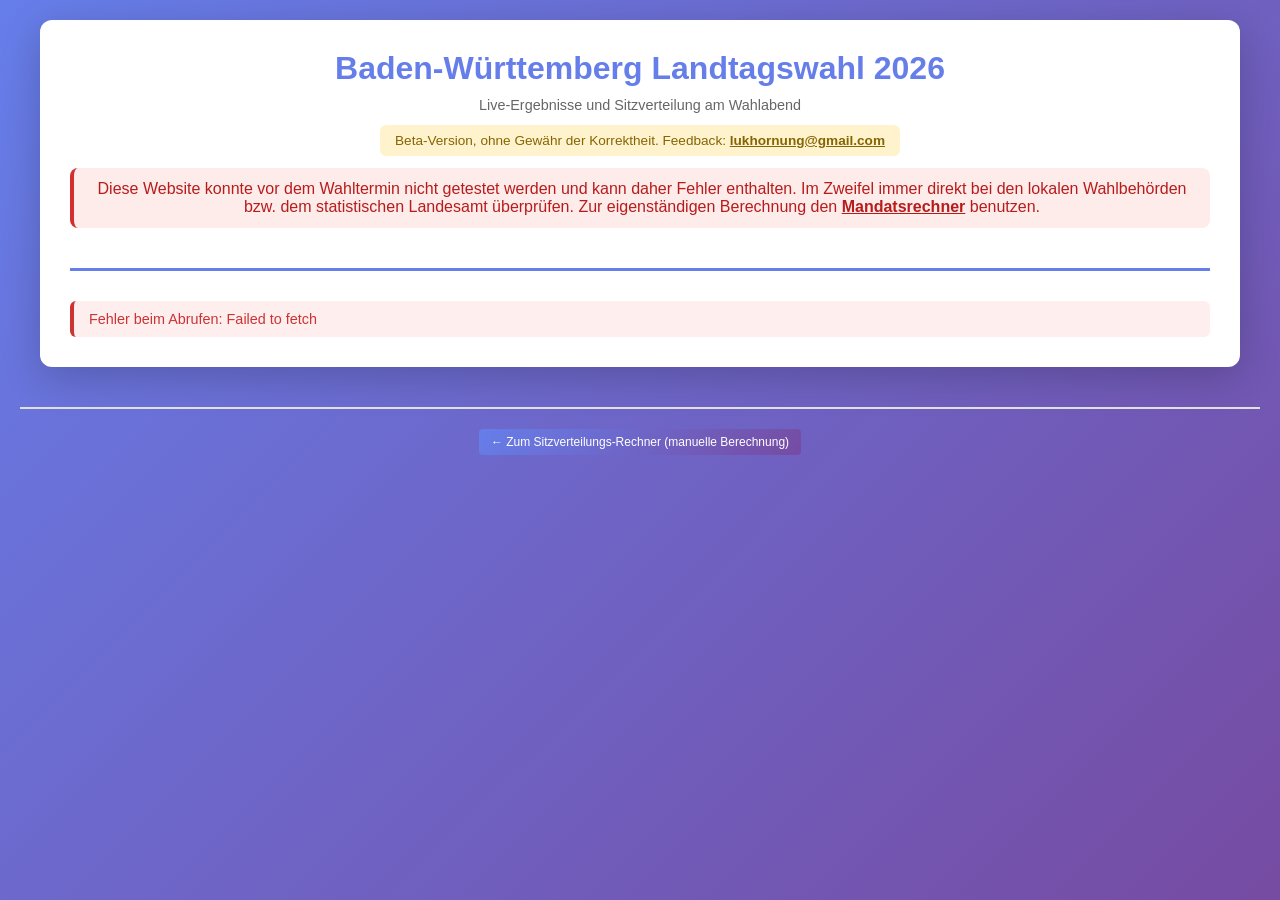
<file: index.html>
<!DOCTYPE html>
<html lang="de">
<head>
    <meta charset="UTF-8">
    <meta name="viewport" content="width=device-width, initial-scale=1.0">
    <title>LTW 2026 – Live-Ergebnisse Baden-Württemberg</title>
    <link rel="stylesheet" href="styles.css">
</head>
<body>
    <div class="container">
        <header>
            <h1>Baden-Württemberg Landtagswahl 2026</h1>
            <p class="subtitle">Live-Ergebnisse und Sitzverteilung am Wahlabend</p>
            <p class="beta-notice">Beta-Version, ohne Gewähr der Korrektheit. Feedback: <a href="mailto:lukhornung@gmail.com">lukhornung@gmail.com</a></p>
            <div class="info-box" style="margin-top:12px; background:#fdecea; border-left:4px solid #d32f2f; padding:12px 16px; color:#b71c1c;">
                Diese Website konnte vor dem Wahltermin nicht getestet werden und kann daher Fehler enthalten.
                Im Zweifel immer direkt bei den lokalen Wahlbehörden bzw. dem statistischen Landesamt überprüfen.
                Zur eigenständigen Berechnung den <a href="rechner.html" style="color:#b71c1c; font-weight:600;">Mandatsrechner</a> benutzen.
            </div>
        </header>

        <!-- Versteckte Felder für die interne Logik -->
        <input type="hidden" id="csv-url" value="https://wahlen.statistik-bw.de/ltw26/ltw26-ergebnisse.csv">
        <input type="hidden" id="auto-refresh" checked>
        <input type="hidden" id="refresh-interval" value="30">
        <span id="refresh-countdown" class="wa-countdown hidden"></span>
        <div id="wa-status" class="wahlabend-status hidden"></div>

        <!-- Auszählungsstand -->
        <div id="wa-auszaehlungsstand" class="wa-stand hidden">
            <div class="wa-stand-inner">
                <div class="wa-stand-text">
                    <span class="wa-stand-label">Ausgezählt:</span>
                    <strong><span id="wa-gemeldet">0</span></strong> von
                    <strong><span id="wa-gesamt">0</span></strong> Wahlbezirken &mdash;
                    <strong><span id="wa-pct">0,0</span>%</strong>
                </div>
                <div class="wa-stand-time">Letzter Abruf: <span id="wa-last-update">–</span></div>
            </div>
            <div class="wa-progress-bar">
                <div class="wa-progress-fill" id="wa-progress-fill" style="width:0%"></div>
            </div>
        </div>

        <!-- Sitzverteilung (kombiniert: aktuell + Hochrechnung) -->
        <div id="wa-sitzverteilung-section" class="wa-section hidden">
            <h2>Sitzverteilung <span id="wa-sv-badge" class="wa-prognose-badge hidden">inkl. Hochrechnung</span></h2>
            <div id="wa-sv-info" class="info-box" style="margin-bottom:16px"></div>
            <div id="wa-sv-summary" class="wa-sv-summary"></div>
            <div class="wa-chart-scroll">
                <div id="wa-sv-chart" class="wa-chart-container"></div>
            </div>
            <div id="wa-sv-legend" class="wa-sv-legend hidden">
                <span class="wa-legend-item"><span class="wa-legend-solid"></span> Aktueller Stand</span>
                <span class="wa-legend-item"><span class="wa-legend-hatched"></span> Hochrechnung Direktmandate sowie Überhang- und Ausgleichsmandate</span>
            </div>
            <div id="wa-sv-direktmandate" class="wa-sv-direktmandate"></div>
        </div>

        <!-- Koalitionsrechner -->
        <div id="wa-koalition-section" class="wa-section hidden">
            <h2>Koalitionsrechner</h2>
            <div class="coalition-selector">
                <p>Parteien für die Koalition auswählen:</p>
                <div id="wa-coalition-checkboxes" class="coalition-checkboxes"></div>
                <button class="btn-primary" onclick="berechneKoalition()" style="margin-top:14px">Koalition berechnen</button>
            </div>
            <div id="wa-coalition-results" class="coalition-results"></div>
        </div>

        <!-- Wahlkreis-Details -->
        <div id="wa-wahlkreis-section" class="wa-section hidden">
            <h2>Alle 70 Wahlkreise</h2>
            <div class="wahlabend-table-container">
                <table class="wahlabend-table">
                    <thead>
                        <tr>
                            <th class="wk-id">WK</th>
                            <th class="wk-name">Wahlkreis</th>
                            <th>Direktmandat</th>
                            <th class="wk-auszahlung">Ausgezählt</th>
                            <th class="wk-stimmen">Stimmführer (vorläufig)</th>
                            <th class="wk-vorsprung">Vorsprung</th>
                            <th class="wk-prognose">Prognose</th>
                            <th class="wk-status">Status</th>
                        </tr>
                    </thead>
                    <tbody id="wa-wahlkreis-tbody"></tbody>
                </table>
            </div>
        </div>
    </div>

    <!-- Wahlkreis-Detail-Modal -->
    <div id="wk-detail-modal" class="modal hidden" onclick="if(event.target===this)closeWkDetail()">
        <div class="modal-content wk-detail-modal-content">
            <div class="modal-header">
                <h3 id="wk-detail-title">Wahlkreis</h3>
                <button class="modal-close" onclick="closeWkDetail()">&times;</button>
            </div>
            <div class="modal-body" id="wk-detail-body"></div>
        </div>
    </div>

    <footer class="page-footer">
        <a href="rechner.html" class="wahlabend-toggle" style="text-decoration:none">← Zum Sitzverteilungs-Rechner (manuelle Berechnung)</a>
    </footer>

    <script src="wahlabend.js"></script>
</body>
</html>
</file>
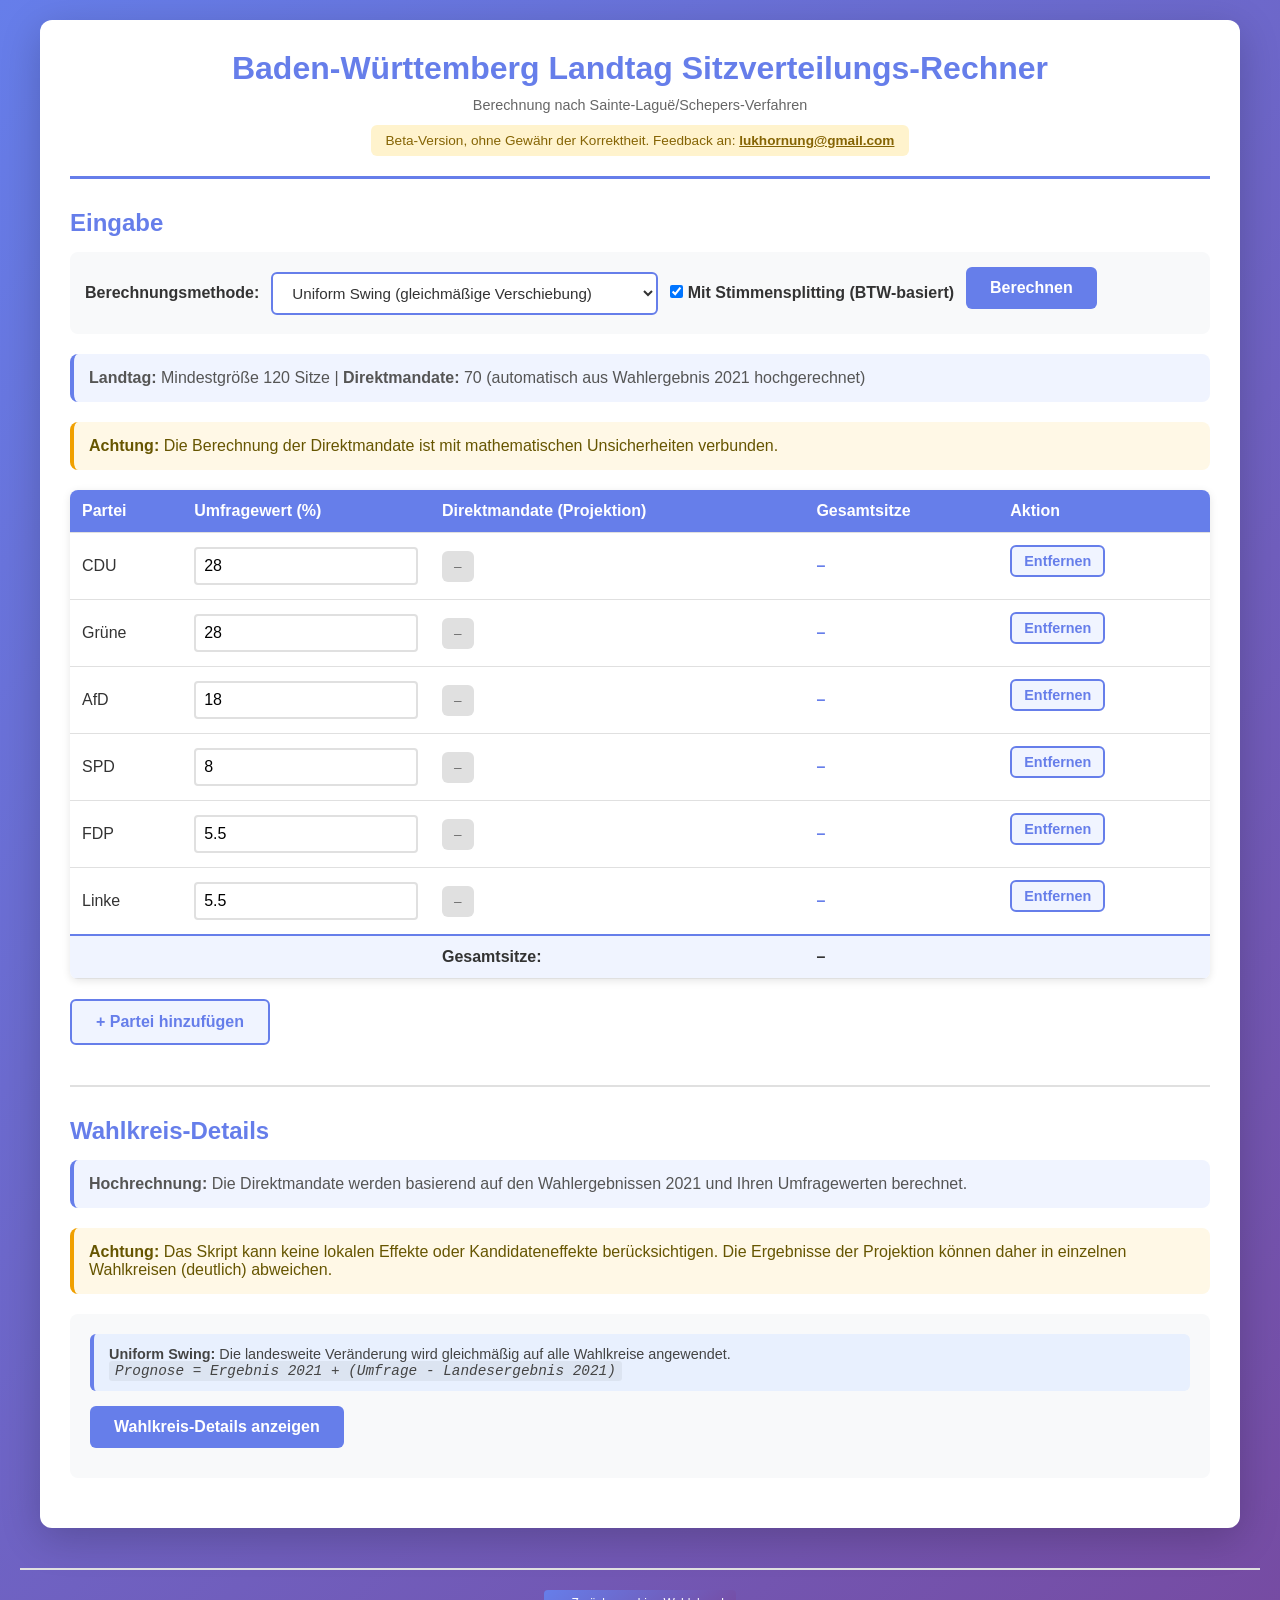
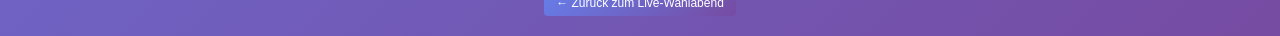
<file: rechner.html>
<!DOCTYPE html>
<html lang="de">
<head>
    <meta charset="UTF-8">
    <meta name="viewport" content="width=device-width, initial-scale=1.0">
    <title>Baden-Württemberg Landtag Sitzverteilungs-Rechner</title>
    <link rel="stylesheet" href="styles.css">
</head>
<body>
    <div class="container">
        <header>
            <h1>Baden-Württemberg Landtag Sitzverteilungs-Rechner</h1>
            <p class="subtitle">Berechnung nach Sainte-Laguë/Schepers-Verfahren</p>
            <p class="beta-notice">Beta-Version, ohne Gewähr der Korrektheit. Feedback an: <a href="mailto:lukhornung@gmail.com">lukhornung@gmail.com</a></p>
        </header>

        <div class="input-section">
            <h2>Eingabe</h2>
            
            <div id="swing-method-container" class="swing-method-container">
                <label for="swing-method">Berechnungsmethode:</label>
                <select id="swing-method">
                    <option value="uniform">Uniform Swing (gleichmäßige Verschiebung)</option>
                    <option value="hybrid">Wahlkreis-Profil (historische Faktoren 2016/2021)</option>
                </select>
                <label class="splitting-toggle">
                    <input type="checkbox" id="use-splitting" checked>
                    Mit Stimmensplitting (BTW-basiert)
                </label>
                <button id="calculate-direktmandate-btn" class="btn-primary" onclick="autoCalculateDirektmandate()">Berechnen</button>
            </div>
            
            <div class="info-box">
                <p><strong>Landtag:</strong> Mindestgröße 120 Sitze | <strong>Direktmandate:</strong> 70 (automatisch aus Wahlergebnis 2021 hochgerechnet)</p>
            </div>
            
            <div class="warning-box">
                <p><strong>Achtung:</strong> Die Berechnung der Direktmandate ist mit mathematischen Unsicherheiten verbunden.</p>
            </div>

            <table id="party-table" class="input-table">
                <thead>
                    <tr>
                        <th>Partei</th>
                        <th>Umfragewert (%)</th>
                        <th>Direktmandate (Projektion)</th>
                        <th>Gesamtsitze</th>
                        <th>Aktion</th>
                    </tr>
                </thead>
                <tbody id="party-tbody">
                    <!-- Parties will be added here -->
                </tbody>
                <tfoot>
                    <tr class="party-table-footer">
                        <td colspan="2"></td>
                        <td><strong>Gesamtsitze:</strong></td>
                        <td id="party-table-total-seats">–</td>
                        <td></td>
                    </tr>
                </tfoot>
            </table>
            
            <button id="add-party-btn" class="btn-secondary">+ Partei hinzufügen</button>
            
            <div id="validation-message" class="validation-message"></div>
        </div>

        <div id="results-section" class="results-section hidden">
            <h2>Ergebnis</h2>
            
            <div class="summary-box">
                <div class="summary-item">
                    <span class="summary-label">Gesamtsitze:</span>
                    <span id="total-seats" class="summary-value">0</span>
                </div>
                <div class="summary-item">
                    <span class="summary-label">Überhangmandate:</span>
                    <span id="overhang-seats" class="summary-value">0</span>
                </div>
                <div class="summary-item">
                    <span class="summary-label">Ausgleichsmandate:</span>
                    <span id="compensation-seats" class="summary-value">0</span>
                </div>
            </div>

            <table id="results-table" class="results-table">
                <thead>
                    <tr>
                        <th>Partei</th>
                        <th>Zweitstimmen (%)</th>
                        <th>Direktmandate</th>
                        <th>Gesamtsitze</th>
                        <th>davon Überhang</th>
                        <th>davon Ausgleich</th>
                    </tr>
                </thead>
                <tbody id="results-tbody">
                    <!-- Results will be added here -->
                </tbody>
            </table>

            <div class="coalition-container">
                <h3>Koalitionsrechner</h3>
                <div class="coalition-selector">
                    <p>Wählen Sie die Parteien für Ihre Koalition:</p>
                    <div id="coalition-checkboxes" class="coalition-checkboxes">
                        <!-- Checkboxes will be added here -->
                    </div>
                    <button id="calculate-coalition-btn" class="btn-primary">Koalition berechnen</button>
                </div>
                <div id="coalition-results" class="coalition-results">
                    <!-- Coalition results will be shown here -->
                </div>
            </div>
        </div>

        <div class="prognose-section">
            <h2>Wahlkreis-Details</h2>
            <div class="info-box">
                <p><strong>Hochrechnung:</strong> Die Direktmandate werden basierend auf den Wahlergebnissen 2021 und Ihren Umfragewerten berechnet.</p>
            </div>
            <div class="warning-box">
                <p><strong>Achtung:</strong> Das Skript kann keine lokalen Effekte oder Kandidateneffekte berücksichtigen. Die Ergebnisse der Projektion können daher in einzelnen Wahlkreisen (deutlich) abweichen.</p>
            </div>
            
            <div class="prognose-controls">
                <div class="method-description" id="method-description">
                    <p><strong>Uniform Swing:</strong> Die landesweite Veränderung wird gleichmäßig auf alle Wahlkreise angewendet.<br>
                    <em>Prognose = Ergebnis 2021 + (Umfrage - Landesergebnis 2021)</em></p>
                </div>
                <button id="calculate-prognose-btn" class="btn-primary">Wahlkreis-Details anzeigen</button>
            </div>

            <div id="prognose-summary" class="prognose-summary hidden">
                <h3>Direktmandate-Verteilung</h3>
                <div id="prognose-mandate-overview" class="mandate-overview">
                    <!-- Übersicht wird hier eingefügt -->
                </div>
                <div class="prognose-changes">
                    <span id="prognose-changes-text"></span>
                </div>
            </div>

            <div id="wahlkreis-details" class="wahlkreis-details hidden">
                <div class="wahlkreis-header">
                    <h3>Alle 70 Wahlkreise</h3>
                    <button id="toggle-wahlkreise-btn" class="btn-secondary">Details anzeigen ▼</button>
                </div>
                <div id="wahlkreis-list" class="wahlkreis-list hidden">
                    <!-- Wahlkreis-Liste wird hier eingefügt -->
                </div>
            </div>
        </div>

        <!-- Wahlabend Section -->
        <div class="wahlabend-section hidden" id="wahlabend-section">
            <div class="wahlabend-login" id="wahlabend-login">
                <h2>Wahlabend</h2>
                <p class="wahlabend-description">Zugang zu Live-Wahlergebnissen aus allen Wahlkreisen</p>
                <div class="wahlabend-password-box">
                    <input type="password" id="wahlabend-password" placeholder="Passwort eingeben" autocomplete="off">
                    <button class="btn-primary" onclick="checkWahlabendPassword()">Zugang</button>
                </div>
                <div id="wahlabend-password-error" class="wahlabend-error hidden"></div>
            </div>
            
            <div class="wahlabend-content hidden" id="wahlabend-content">
                <h2>Live-Wahlergebnisse</h2>
                
                <div class="wahlabend-settings">
                    <div class="setting-item">
                        <label>
                            <input type="checkbox" id="use-dummy-data" checked onchange="toggleDummyData()">
                            Dummy-Daten verwenden (für Tests)
                        </label>
                    </div>
                    <div class="setting-item">
                        <button class="btn-primary" onclick="fetchWahlergebnisse()" id="fetch-results-btn">Daten abrufen</button>
                        <button class="btn-secondary" onclick="toggleWahlabendSection()">Schließen</button>
                    </div>
                    <div id="wahlabend-status" class="wahlabend-status"></div>
                </div>

                <div id="wahlabend-results" class="wahlabend-results hidden">
                    <div class="wahlabend-summary">
                        <h3>Direktmandate-Übersicht</h3>
                        <div id="wahlabend-mandate-overview" class="mandate-overview">
                            <!-- Wird dynamisch gefüllt -->
                        </div>
                    </div>

                    <div class="wahlabend-details">
                        <h3>Alle 70 Wahlkreise</h3>
                        <div class="wahlabend-table-container">
                            <table id="wahlabend-table" class="wahlabend-table">
                                <thead>
                                    <tr>
                                        <th>WK</th>
                                        <th>Name</th>
                                        <th>Gewinner</th>
                                        <th>Auszählung</th>
                                        <th>Erststimmen</th>
                                        <th>Vorsprung</th>
                                        <th>Wahrscheinlichkeit</th>
                                        <th>Schnellmeldungen</th>
                                        <th>Status</th>
                                    </tr>
                                </thead>
                                <tbody id="wahlabend-tbody">
                                    <!-- Wird dynamisch gefüllt -->
                                </tbody>
                            </table>
                        </div>
                    </div>
                </div>
            </div>
        </div>
    </div>

    <!-- Wahlkreis Detail Modal -->
    <div id="wahlkreis-modal" class="modal hidden">
        <div class="modal-content">
            <div class="modal-header">
                <h3 id="modal-wahlkreis-name">Wahlkreis</h3>
                <button class="modal-close" onclick="closeWahlkreisModal()">&times;</button>
            </div>
            <div class="modal-body">
                <div class="comparison-container">
                    <div class="comparison-column">
                        <h4>Ergebnis 2021</h4>
                        <div id="modal-ergebnis-2021" class="ergebnis-bars">
                            <!-- 2021 Ergebnisse -->
                        </div>
                        <div class="gewinner-info">
                            <strong>Gewinner:</strong> <span id="modal-gewinner-2021"></span>
                        </div>
                    </div>
                    <div class="comparison-column">
                        <h4>Prognose 2026</h4>
                        <div class="modal-stimmen-toggle">
                            <button type="button" class="toggle-btn active" data-mode="erst" id="modal-toggle-erst">Erststimme</button>
                            <button type="button" class="toggle-btn" data-mode="zweit" id="modal-toggle-zweit">Zweitstimme</button>
                        </div>
                        <div id="modal-ergebnis-2026" class="ergebnis-bars">
                            <!-- 2026 Prognose -->
                        </div>
                        <div class="gewinner-info">
                            <strong>Gewinner:</strong> <span id="modal-gewinner-2026"></span>
                        </div>
                    </div>
                </div>
            </div>
        </div>
    </div>

    <!-- Footer with Wahlabend Button -->
    <footer class="page-footer">
        <a href="index.html" class="wahlabend-toggle" style="text-decoration:none">← Zurück zum Live-Wahlabend</a>
    </footer>

    <script src="script.js"></script>
</body>
</html>
</file>
<file: styles.css>
* {
    margin: 0;
    padding: 0;
    box-sizing: border-box;
}

body {
    font-family: -apple-system, BlinkMacSystemFont, 'Segoe UI', Roboto, 'Helvetica Neue', Arial, sans-serif;
    background: linear-gradient(135deg, #667eea 0%, #764ba2 100%);
    min-height: 100vh;
    padding: 20px;
    color: #333;
}

.container {
    max-width: 1200px;
    margin: 0 auto;
    background: white;
    border-radius: 12px;
    box-shadow: 0 10px 40px rgba(0, 0, 0, 0.2);
    padding: 30px;
}

header {
    text-align: center;
    margin-bottom: 30px;
    padding-bottom: 20px;
    border-bottom: 3px solid #667eea;
}

header h1 {
    color: #667eea;
    font-size: 2em;
    margin-bottom: 10px;
}

.subtitle {
    color: #666;
    font-size: 0.9em;
}

.beta-notice {
    margin-top: 12px;
    padding: 8px 15px;
    background: #fff3cd;
    color: #856404;
    border-radius: 6px;
    font-size: 0.85em;
    display: inline-block;
}

.beta-notice a {
    color: #856404;
    font-weight: 600;
}

.input-section {
    margin-bottom: 30px;
}

/* Mode Selector Styles */

.swing-method-container {
    display: flex;
    align-items: center;
    gap: 12px;
    margin-bottom: 20px;
    padding: 15px;
    background: #f8f9fa;
    border-radius: 8px;
    flex-wrap: wrap;
}

.swing-method-container label {
    font-weight: 600;
    color: #333;
}

.swing-method-container select {
    padding: 10px 15px;
    border: 2px solid #667eea;
    border-radius: 6px;
    font-size: 0.95em;
    background: white;
    color: #333;
    cursor: pointer;
    min-width: 280px;
}

.swing-method-container select:focus {
    outline: none;
    border-color: #764ba2;
}

.info-box {
    background: #f0f4ff;
    padding: 15px;
    border-radius: 8px;
    margin-bottom: 20px;
    border-left: 4px solid #667eea;
}

.info-box p {
    margin: 0;
    color: #555;
}

.warning-box {
    background: #fff8e6;
    padding: 15px;
    border-radius: 8px;
    margin-bottom: 20px;
    border-left: 4px solid #f0a000;
}

.warning-box p {
    margin: 0;
    color: #665500;
}

h2 {
    color: #667eea;
    margin-bottom: 15px;
    font-size: 1.5em;
}

h3 {
    color: #667eea;
    margin-bottom: 15px;
    font-size: 1.2em;
}

.input-table {
    width: 100%;
    border-collapse: collapse;
    margin-bottom: 20px;
    background: white;
    box-shadow: 0 2px 8px rgba(0, 0, 0, 0.1);
    border-radius: 8px;
    overflow: hidden;
}

.input-table thead {
    background: #667eea;
    color: white;
}

.input-table th,
.input-table td {
    padding: 12px;
    text-align: left;
    border-bottom: 1px solid #e0e0e0;
}

.input-table th {
    font-weight: 600;
}

.input-table tbody tr:hover {
    background: #f8f9ff;
}

.input-table tr.party-table-footer td {
    background: #f0f4ff;
    font-weight: 600;
    border-top: 2px solid #667eea;
    padding: 12px;
}

.input-table .party-seats-cell {
    font-weight: 600;
    color: #667eea;
}

.input-table input {
    width: 100%;
    padding: 8px;
    border: 2px solid #e0e0e0;
    border-radius: 4px;
    font-size: 1em;
    transition: border-color 0.3s;
}

.input-table input:focus {
    outline: none;
    border-color: #667eea;
}

.btn-primary,
.btn-secondary {
    padding: 12px 24px;
    border: none;
    border-radius: 6px;
    font-size: 1em;
    font-weight: 600;
    cursor: pointer;
    transition: all 0.3s;
    margin-right: 10px;
    margin-bottom: 10px;
}

.btn-primary {
    background: #667eea;
    color: white;
}

.btn-primary:hover {
    background: #5568d3;
    transform: translateY(-2px);
    box-shadow: 0 4px 12px rgba(102, 126, 234, 0.4);
}

.btn-secondary {
    background: #f0f4ff;
    color: #667eea;
    border: 2px solid #667eea;
}

.btn-secondary:hover {
    background: #e0e8ff;
}

.validation-message {
    margin-top: 15px;
    padding: 12px;
    border-radius: 6px;
    display: none;
}

.validation-message.error {
    display: block;
    background: #fee;
    color: #c33;
    border-left: 4px solid #c33;
}

.validation-message.success {
    display: block;
    background: #efe;
    color: #3c3;
    border-left: 4px solid #3c3;
}

.results-section {
    margin-top: 30px;
    padding-top: 30px;
    border-top: 2px solid #e0e0e0;
}

.results-section.hidden {
    display: none;
}

.summary-box {
    display: flex;
    gap: 20px;
    margin-bottom: 25px;
    flex-wrap: wrap;
}

.summary-item {
    flex: 1;
    min-width: 200px;
    background: linear-gradient(135deg, #667eea 0%, #764ba2 100%);
    color: white;
    padding: 20px;
    border-radius: 8px;
    text-align: center;
    box-shadow: 0 4px 12px rgba(102, 126, 234, 0.3);
}

.summary-label {
    display: block;
    font-size: 0.9em;
    opacity: 0.9;
    margin-bottom: 8px;
}

.summary-value {
    display: block;
    font-size: 2em;
    font-weight: bold;
}

.results-table {
    width: 100%;
    border-collapse: collapse;
    margin-bottom: 30px;
    background: white;
    box-shadow: 0 2px 8px rgba(0, 0, 0, 0.1);
    border-radius: 8px;
    overflow: hidden;
}

.results-table thead {
    background: #667eea;
    color: white;
}

.results-table th,
.results-table td {
    padding: 12px;
    text-align: left;
    border-bottom: 1px solid #e0e0e0;
}

.results-table th {
    font-weight: 600;
}

.results-table tbody tr:hover {
    background: #f8f9ff;
}

.results-table .party-name {
    font-weight: 600;
}

.visualization-container {
    margin-top: 30px;
}

.parliament-visualization {
    background: #f8f9fa;
    border-radius: 12px;
    padding: 30px;
    min-height: 500px;
    display: flex;
    flex-direction: column;
    align-items: center;
    justify-content: flex-start;
    position: relative;
}

#parliament-canvas {
    max-width: 100%;
    width: 100%;
    height: auto;
    display: block;
    border-radius: 8px;
}

.parliament-legend {
    margin-top: 20px;
    display: flex;
    flex-wrap: wrap;
    gap: 15px;
    justify-content: center;
    width: 100%;
}

.legend-item {
    display: flex;
    align-items: center;
    gap: 8px;
    padding: 8px 12px;
    background: white;
    border-radius: 6px;
    box-shadow: 0 2px 4px rgba(0, 0, 0, 0.1);
}

.legend-color {
    width: 20px;
    height: 20px;
    border-radius: 4px;
    display: inline-block;
}

.legend-text {
    font-size: 0.9em;
    font-weight: 500;
}

.coalition-container {
    margin-top: 30px;
    padding-top: 30px;
    border-top: 2px solid #e0e0e0;
}

.coalition-selector {
    background: #f8f9fa;
    padding: 20px;
    border-radius: 8px;
    margin-bottom: 20px;
}

.coalition-selector p {
    margin-bottom: 15px;
    font-weight: 600;
    color: #333;
}

.coalition-checkboxes {
    display: flex;
    flex-wrap: wrap;
    gap: 15px;
    margin-bottom: 20px;
}

.coalition-checkbox-wrapper {
    display: flex;
    align-items: center;
}

.coalition-checkbox {
    margin-right: 8px;
    width: 18px;
    height: 18px;
    cursor: pointer;
}

.coalition-label {
    display: flex;
    align-items: center;
    gap: 8px;
    cursor: pointer;
    font-size: 0.95em;
    user-select: none;
}

.coalition-results {
    margin-top: 15px;
}

.coalition-message {
    padding: 15px;
    background: #fff3cd;
    border-left: 4px solid #ffc107;
    border-radius: 4px;
    color: #856404;
}

.coalition-card {
    background: white;
    border-radius: 8px;
    padding: 15px;
    box-shadow: 0 2px 8px rgba(0, 0, 0, 0.1);
    border-left: 4px solid #667eea;
    transition: transform 0.2s, box-shadow 0.2s;
}

.coalition-card:hover {
    transform: translateY(-2px);
    box-shadow: 0 4px 12px rgba(0, 0, 0, 0.15);
}

.coalition-card.majority {
    border-left-color: #28a745;
    background: linear-gradient(to right, #f0fff4 0%, white 10%);
}

.coalition-card.minority {
    border-left-color: #dc3545;
    background: linear-gradient(to right, #fff5f5 0%, white 10%);
}

.coalition-title {
    font-weight: 600;
    font-size: 1.1em;
    margin-bottom: 8px;
    color: #333;
}

.coalition-parties {
    font-size: 0.9em;
    color: #666;
    margin-bottom: 8px;
}

.coalition-seats {
    font-size: 1.2em;
    font-weight: bold;
    color: #667eea;
}

.coalition-card.majority .coalition-seats {
    color: #28a745;
}

.coalition-card.minority .coalition-seats {
    color: #dc3545;
}

.coalition-status {
    font-size: 0.85em;
    margin-top: 5px;
    font-weight: 600;
}

.coalition-card.majority .coalition-status {
    color: #28a745;
}

.coalition-card.minority .coalition-status {
    color: #dc3545;
}

.coalition-details {
    font-size: 0.85em;
    color: #666;
    margin: 8px 0;
    line-height: 1.6;
}

/* Party colors */
.party-cdu { background: #000000; }
.party-gruene { background: #64a12d; }
.party-spd { background: #e3000f; }
.party-afd { background: #009ee0; }
.party-fdp { background: #ffed00; color: #333; }
.party-linke { background: #be3075; }
.party-other { background: #888888; }

@media (max-width: 768px) {
    .container {
        padding: 15px;
    }
    
    header h1 {
        font-size: 1.5em;
    }
    
    .input-table,
    .results-table {
        font-size: 0.9em;
    }
    
    .input-table th,
    .input-table td,
    .results-table th,
    .results-table td {
        padding: 8px;
    }
    
    .summary-box {
        flex-direction: column;
    }
    
    .seat {
        width: 30px;
        height: 30px;
        font-size: 0.75em;
    }
}

.hidden {
    display: none !important;
}

/* Direktmandate Cell Styles */
.direktmandate-cell {
    text-align: center;
}

.direktmandate-value {
    display: inline-block;
    background: #667eea;
    color: white;
    padding: 8px 16px;
    border-radius: 6px;
    font-weight: bold;
    font-size: 1.1em;
    min-width: 40px;
}

.direktmandate-placeholder {
    display: inline-block;
    background: #e0e0e0;
    color: #666;
    padding: 8px 12px;
    border-radius: 6px;
    font-size: 0.85em;
    font-style: italic;
}

/* Prognose Section Styles */
.prognose-section {
    margin-top: 30px;
    padding-top: 30px;
    border-top: 2px solid #e0e0e0;
}

.prognose-controls {
    background: #f8f9fa;
    padding: 20px;
    border-radius: 8px;
    margin-bottom: 20px;
}

.swing-selector {
    display: flex;
    align-items: center;
    gap: 12px;
    margin-bottom: 15px;
    flex-wrap: wrap;
}

.swing-selector label {
    font-weight: 600;
    color: #333;
}

.swing-selector select {
    padding: 10px 15px;
    border: 2px solid #e0e0e0;
    border-radius: 6px;
    font-size: 1em;
    background: white;
    cursor: pointer;
    min-width: 300px;
}

.swing-selector select:focus {
    outline: none;
    border-color: #667eea;
}

.method-info {
    cursor: help;
    color: #667eea;
    font-size: 1.2em;
}

.method-description {
    background: #e8f0fe;
    padding: 12px 15px;
    border-radius: 6px;
    margin-bottom: 15px;
    border-left: 4px solid #667eea;
    font-size: 0.9em;
}

.method-description p {
    margin: 0;
    color: #444;
}

.method-description em {
    font-family: 'Courier New', monospace;
    background: rgba(0,0,0,0.05);
    padding: 2px 6px;
    border-radius: 3px;
}

.prognose-summary {
    background: white;
    border: 2px solid #667eea;
    border-radius: 8px;
    padding: 20px;
    margin-bottom: 20px;
}

.prognose-summary h3 {
    margin-top: 0;
    color: #667eea;
}

.mandate-overview {
    display: flex;
    flex-wrap: wrap;
    gap: 15px;
    margin-bottom: 15px;
}

.mandate-card {
    background: #f8f9fa;
    border-radius: 8px;
    padding: 15px 20px;
    min-width: 120px;
    text-align: center;
    border-left: 4px solid #888;
    transition: transform 0.2s;
}

.mandate-card:hover {
    transform: translateY(-2px);
}

.mandate-card.party-cdu { border-left-color: #000000; }
.mandate-card.party-gruene { border-left-color: #64a12d; }
.mandate-card.party-spd { border-left-color: #e3000f; }
.mandate-card.party-afd { border-left-color: #009ee0; }
.mandate-card.party-fdp { border-left-color: #ffed00; }
.mandate-card.party-linke { border-left-color: #be3075; }

.mandate-card .party-name {
    font-weight: 600;
    margin-bottom: 5px;
    color: #333;
}

.mandate-card .mandate-count {
    font-size: 2em;
    font-weight: bold;
    color: #667eea;
}

.mandate-card .mandate-change {
    font-size: 0.85em;
    margin-top: 5px;
}

.mandate-card .mandate-change.positive {
    color: #28a745;
}

.mandate-card .mandate-change.negative {
    color: #dc3545;
}

.mandate-card .mandate-change.neutral {
    color: #666;
}

.prognose-changes {
    background: #fff3cd;
    padding: 10px 15px;
    border-radius: 6px;
    font-size: 0.9em;
    color: #856404;
}

.wahlkreis-details {
    background: #f8f9fa;
    border-radius: 8px;
    padding: 15px 20px;
}

.wahlkreis-header {
    display: flex;
    justify-content: space-between;
    align-items: center;
    margin-bottom: 10px;
}

.wahlkreis-header h3 {
    margin: 0;
}

.wahlkreis-list {
    max-height: 500px;
    overflow-y: auto;
    border: 1px solid #e0e0e0;
    border-radius: 6px;
    background: white;
}

.wahlkreis-item {
    display: flex;
    justify-content: space-between;
    align-items: center;
    padding: 12px 15px;
    border-bottom: 1px solid #f0f0f0;
    transition: background 0.2s;
}

.wahlkreis-item:last-child {
    border-bottom: none;
}

.wahlkreis-item:hover {
    background: #f8f9ff;
}

.wahlkreis-item.changed {
    background: #fff8e6;
}

.wahlkreis-item.changed:hover {
    background: #fff3cd;
}

.wahlkreis-info {
    flex: 1;
}

.wahlkreis-name {
    font-weight: 600;
    color: #333;
}

.wahlkreis-id {
    font-size: 0.85em;
    color: #666;
    margin-left: 8px;
}

.wahlkreis-result {
    display: flex;
    align-items: center;
    gap: 15px;
}

.wahlkreis-winner {
    padding: 4px 12px;
    border-radius: 4px;
    font-weight: 600;
    font-size: 0.9em;
    color: white;
}

.wahlkreis-winner.party-cdu { background: #000000; }
.wahlkreis-winner.party-gruene { background: #64a12d; }
.wahlkreis-winner.party-spd { background: #e3000f; }
.wahlkreis-winner.party-afd { background: #009ee0; }
.wahlkreis-winner.party-fdp { background: #ffed00; color: #333; }
.wahlkreis-winner.party-linke { background: #be3075; }

.wahlkreis-margin {
    font-size: 0.85em;
    color: #666;
    min-width: 80px;
    text-align: right;
}

.wahlkreis-change {
    font-size: 0.8em;
    padding: 2px 8px;
    border-radius: 3px;
    background: #dc3545;
    color: white;
}

/* Wahlkreis Modal Styles */
.modal {
    position: fixed;
    top: 0;
    left: 0;
    width: 100%;
    height: 100%;
    background: rgba(0, 0, 0, 0.6);
    display: flex;
    align-items: center;
    justify-content: center;
    z-index: 1000;
}

.modal.hidden {
    display: none;
}

.modal-content {
    background: white;
    border-radius: 12px;
    max-width: 700px;
    width: 90%;
    max-height: 90vh;
    overflow-y: auto;
    box-shadow: 0 20px 60px rgba(0, 0, 0, 0.3);
}

.modal-header {
    display: flex;
    justify-content: space-between;
    align-items: center;
    padding: 20px 25px;
    border-bottom: 2px solid #667eea;
    background: linear-gradient(135deg, #667eea 0%, #764ba2 100%);
    color: white;
    border-radius: 12px 12px 0 0;
}

.modal-header h3 {
    margin: 0;
    font-size: 1.3em;
    color: white;
}

.modal-close {
    background: none;
    border: none;
    font-size: 2em;
    color: white;
    cursor: pointer;
    line-height: 1;
    padding: 0;
    opacity: 0.8;
    transition: opacity 0.2s;
}

.modal-close:hover {
    opacity: 1;
}

.modal-body {
    padding: 25px;
}

.comparison-container {
    display: grid;
    grid-template-columns: 1fr 1fr;
    gap: 25px;
}

.comparison-column {
    background: #f8f9fa;
    border-radius: 8px;
    padding: 20px;
}

.modal-stimmen-toggle {
    display: flex;
    gap: 8px;
    margin-bottom: 12px;
}
.modal-stimmen-toggle .toggle-btn {
    padding: 6px 12px;
    border: 2px solid #667eea;
    background: #fff;
    color: #667eea;
    border-radius: 6px;
    cursor: pointer;
    font-size: 0.9em;
}
.modal-stimmen-toggle .toggle-btn:hover {
    background: #f0f4ff;
}
.modal-stimmen-toggle .toggle-btn.active {
    background: #667eea;
    color: #fff;
}

.comparison-column h4 {
    margin: 0 0 15px 0;
    color: #667eea;
    font-size: 1.1em;
    text-align: center;
    padding-bottom: 10px;
    border-bottom: 2px solid #e0e0e0;
}

.ergebnis-bars {
    display: flex;
    flex-direction: column;
    gap: 10px;
}

.ergebnis-row {
    display: flex;
    align-items: center;
    gap: 10px;
}

.ergebnis-party {
    width: 60px;
    font-weight: 600;
    font-size: 0.9em;
}

.ergebnis-bar-container {
    flex: 1;
    height: 24px;
    background: #e0e0e0;
    border-radius: 4px;
    overflow: hidden;
    position: relative;
}

.ergebnis-bar {
    height: 100%;
    border-radius: 4px;
    transition: width 0.3s ease;
}

.ergebnis-bar.party-cdu { background: #000000; }
.ergebnis-bar.party-gruene { background: #64a12d; }
.ergebnis-bar.party-spd { background: #e3000f; }
.ergebnis-bar.party-afd { background: #009ee0; }
.ergebnis-bar.party-fdp { background: #ffed00; }
.ergebnis-bar.party-linke { background: #be3075; }

.ergebnis-value {
    width: 50px;
    text-align: right;
    font-weight: 600;
    font-size: 0.9em;
}

.gewinner-info {
    margin-top: 15px;
    padding-top: 15px;
    border-top: 2px solid #e0e0e0;
    text-align: center;
    font-size: 1em;
}

.gewinner-info span {
    display: inline-block;
    padding: 4px 12px;
    border-radius: 4px;
    color: white;
    font-weight: 600;
    margin-left: 8px;
}

.gewinner-info span.party-cdu { background: #000000; }
.gewinner-info span.party-gruene { background: #64a12d; }
.gewinner-info span.party-spd { background: #e3000f; }
.gewinner-info span.party-afd { background: #009ee0; }
.gewinner-info span.party-fdp { background: #ffed00; color: #333; }
.gewinner-info span.party-linke { background: #be3075; }

.wahlkreis-item {
    cursor: pointer;
}

.wahlkreis-item:hover {
    background: #e8f0fe;
}

/* Wahlabend Section Styles */
.wahlabend-section {
    margin-top: 40px;
    padding-top: 30px;
    border-top: 3px solid #667eea;
}

.wahlabend-login {
    background: linear-gradient(135deg, #667eea 0%, #764ba2 100%);
    color: white;
    padding: 30px;
    border-radius: 12px;
    text-align: center;
    box-shadow: 0 4px 12px rgba(102, 126, 234, 0.3);
}

.wahlabend-login h2 {
    color: white;
    margin-bottom: 10px;
}

.wahlabend-description {
    margin-bottom: 20px;
    opacity: 0.9;
    font-size: 0.95em;
}

.wahlabend-password-box {
    display: flex;
    gap: 10px;
    max-width: 400px;
    margin: 0 auto;
    flex-wrap: wrap;
    justify-content: center;
}

.wahlabend-password-box input {
    flex: 1;
    min-width: 200px;
    padding: 12px 15px;
    border: 2px solid rgba(255, 255, 255, 0.3);
    border-radius: 6px;
    font-size: 1em;
    background: rgba(255, 255, 255, 0.95);
    color: #333;
}

.wahlabend-password-box input:focus {
    outline: none;
    border-color: white;
    background: white;
}

.wahlabend-error {
    margin-top: 15px;
    padding: 10px 15px;
    background: rgba(220, 53, 69, 0.9);
    border-radius: 6px;
    font-size: 0.9em;
}

.wahlabend-content {
    background: white;
    border-radius: 12px;
    padding: 25px;
    margin-top: 20px;
    box-shadow: 0 2px 8px rgba(0, 0, 0, 0.1);
}

.wahlabend-content h2 {
    margin-top: 0;
}

.wahlabend-settings {
    background: #f8f9fa;
    padding: 20px;
    border-radius: 8px;
    margin-bottom: 25px;
    display: flex;
    flex-wrap: wrap;
    gap: 15px;
    align-items: center;
}

.setting-item {
    display: flex;
    align-items: center;
    gap: 10px;
}

.setting-item label {
    font-weight: 600;
    color: #333;
    white-space: nowrap;
}

.setting-item input {
    padding: 10px 15px;
    border: 2px solid #667eea;
    border-radius: 6px;
    font-size: 1em;
    width: 150px;
}

.setting-item input:focus {
    outline: none;
    border-color: #764ba2;
}

.wahlabend-status {
    width: 100%;
    padding: 10px 15px;
    border-radius: 6px;
    font-size: 0.9em;
    margin-top: 10px;
}

.wahlabend-status.info {
    background: #e8f0fe;
    color: #1967d2;
    border-left: 4px solid #1967d2;
}

.wahlabend-status.error {
    background: #fee;
    color: #c33;
    border-left: 4px solid #c33;
}

.wahlabend-status.success {
    background: #efe;
    color: #3c3;
    border-left: 4px solid #3c3;
}

.wahlabend-results {
    margin-top: 25px;
}

.wahlabend-summary {
    margin-bottom: 30px;
}

.wahlabend-summary h3 {
    margin-bottom: 15px;
}

.wahlabend-details h3 {
    margin-bottom: 15px;
}

.wahlabend-table-container {
    overflow-x: auto;
    border-radius: 8px;
    box-shadow: 0 2px 8px rgba(0, 0, 0, 0.1);
}

.wahlabend-table {
    width: 100%;
    border-collapse: collapse;
    background: white;
    min-width: 800px;
}

.wahlabend-table thead {
    background: #667eea;
    color: white;
    position: sticky;
    top: 0;
}

.wahlabend-table th,
.wahlabend-table td {
    padding: 12px;
    text-align: left;
    border-bottom: 1px solid #e0e0e0;
}

.wahlabend-table th {
    font-weight: 600;
    font-size: 0.9em;
}

.wahlabend-table tbody tr:hover {
    background: #f8f9ff;
}

.wahlabend-table tbody tr.pending {
    opacity: 0.6;
    background: #f8f9fa;
}

.wahlabend-table tbody tr.error {
    background: #fff5f5;
}

.wahlabend-table .wk-id {
    font-weight: 600;
    color: #667eea;
    text-align: center;
    width: 50px;
}

.wahlabend-table .wk-name {
    font-weight: 600;
    min-width: 150px;
}

.wahlabend-table .wk-winner {
    padding: 4px 10px;
    border-radius: 4px;
    font-weight: 600;
    font-size: 0.9em;
    color: white;
    display: inline-block;
    min-width: 60px;
    text-align: center;
}

.wahlabend-table .wk-winner.party-cdu { background: #000000; }
.wahlabend-table .wk-winner.party-gruene { background: #64a12d; }
.wahlabend-table .wk-winner.party-spd { background: #e3000f; }
.wahlabend-table .wk-winner.party-afd { background: #009ee0; }
.wahlabend-table .wk-winner.party-fdp { background: #ffed00; color: #333; }
.wahlabend-table .wk-winner.party-linke { background: #be3075; }
.wahlabend-table .wk-winner.party-other { background: #888888; }

.wahlabend-table .wk-stimmen {
    text-align: right;
    font-family: 'Courier New', monospace;
    font-size: 0.9em;
}

.wahlabend-table .wk-auszahlung {
    text-align: right;
    font-weight: 600;
    color: #764ba2;
    font-size: 0.9em;
}

.wahlabend-table .wk-vorsprung {
    text-align: right;
    font-weight: 600;
    color: #667eea;
}

.wahlabend-table .wk-wahrscheinlichkeit {
    text-align: right;
    font-weight: 600;
    font-size: 0.9em;
}

.wahlabend-table .wk-wahrscheinlichkeit.probability-high {
    color: #28a745;
}

.wahlabend-table .wk-wahrscheinlichkeit.probability-medium {
    color: #ffc107;
}

.wahlabend-table .wk-wahrscheinlichkeit.probability-low {
    color: #fd7e14;
}

.wahlabend-table .wk-wahrscheinlichkeit.probability-very-low {
    color: #dc3545;
}

.wahlabend-table .wk-schnellmeldungen {
    text-align: center;
    font-size: 0.85em;
    color: #666;
}

.wahlabend-table .wk-status {
    text-align: center;
    font-size: 0.85em;
}

.wahlabend-table .status-badge {
    display: inline-block;
    padding: 4px 8px;
    border-radius: 4px;
    font-weight: 600;
    font-size: 0.8em;
}

.status-badge.complete {
    background: #d4edda;
    color: #155724;
}

.status-badge.partial {
    background: #fff3cd;
    color: #856404;
}

.status-badge.pending {
    background: #e2e3e5;
    color: #383d41;
}

.status-badge.error {
    background: #f8d7da;
    color: #721c24;
}

/* Footer */
.page-footer {
    margin-top: 40px;
    padding-top: 20px;
    border-top: 2px solid #e0e0e0;
    text-align: center;
}

/* Wahlabend Toggle Button */
.wahlabend-toggle {
    padding: 6px 12px;
    background: linear-gradient(135deg, #667eea 0%, #764ba2 100%);
    color: white;
    border: none;
    border-radius: 4px;
    font-size: 0.75em;
    font-weight: 500;
    cursor: pointer;
    transition: all 0.2s;
    display: inline-block;
}

.wahlabend-toggle:hover {
    background: linear-gradient(135deg, #5568d3 0%, #6a4190 100%);
    transform: translateY(-1px);
}

.wahlabend-toggle:active {
    transform: translateY(0);
}

@media (max-width: 768px) {
    .comparison-container {
        grid-template-columns: 1fr;
    }
    
    .swing-selector {
        flex-direction: column;
        align-items: flex-start;
    }
    
    .swing-selector select {
        min-width: 100%;
    }
    
    .mandate-overview {
        justify-content: center;
    }
    
    .wahlkreis-item {
        flex-direction: column;
        align-items: flex-start;
        gap: 10px;
    }
    
    .wahlkreis-result {
        width: 100%;
        justify-content: space-between;
    }
    
    .wahlabend-password-box {
        flex-direction: column;
    }
    
    .wahlabend-password-box input {
        width: 100%;
    }
    
    .wahlabend-settings {
        flex-direction: column;
        align-items: flex-start;
    }
    
    .setting-item {
        width: 100%;
        flex-direction: column;
        align-items: flex-start;
    }
    
    .setting-item input {
        width: 100%;
    }
    
    .wahlabend-table-container {
        overflow-x: scroll;
    }
    
    .wahlabend-toggle {
        padding: 5px 10px;
        font-size: 0.7em;
    }
}

/* ============================================================
   WAHLABEND STANDALONE PAGE (wahlabend.html)
   ============================================================ */

/* Datenquelle-Panel */
.wa-datasource {
    background: #f8f9fa;
    border: 1px solid #dee2e6;
    border-radius: 10px;
    padding: 20px 24px;
    margin-bottom: 24px;
}

.wa-input-row {
    display: flex;
    gap: 16px;
    flex-wrap: wrap;
    margin-bottom: 12px;
}

.wa-input-group {
    display: flex;
    align-items: center;
    gap: 8px;
    flex: 1;
    min-width: 260px;
}

.wa-input-group label {
    font-weight: 600;
    color: #444;
    white-space: nowrap;
    font-size: 0.9em;
}

.wa-url-input {
    flex: 1;
    padding: 8px 10px;
    border: 2px solid #dee2e6;
    border-radius: 6px;
    font-size: 0.9em;
    color: #333;
}

.wa-url-input:focus {
    outline: none;
    border-color: #667eea;
}

.wa-refresh-row {
    display: flex;
    align-items: center;
    gap: 8px;
    flex-wrap: wrap;
    font-size: 0.9em;
    color: #555;
    margin-top: 4px;
}

.wa-interval-input {
    width: 55px;
    padding: 4px 6px;
    border: 1px solid #ccc;
    border-radius: 4px;
    font-size: 0.9em;
    text-align: center;
}

/* Countdown-Anzeige */
.wa-countdown {
    background: #e8f0fe;
    border: 1px solid #667eea;
    color: #667eea;
    padding: 3px 10px;
    border-radius: 12px;
    font-size: 0.85em;
    font-weight: 600;
}

/* Auszählungsstand-Banner */
.wa-stand {
    background: linear-gradient(135deg, #667eea 0%, #764ba2 100%);
    color: white;
    border-radius: 10px;
    padding: 16px 22px;
    margin-bottom: 24px;
}

.wa-stand-inner {
    display: flex;
    justify-content: space-between;
    align-items: baseline;
    flex-wrap: wrap;
    gap: 4px;
    margin-bottom: 10px;
}

.wa-stand-label {
    font-weight: 600;
    margin-right: 4px;
}

.wa-stand-text {
    font-size: 1.05em;
}

.wa-stand-time {
    font-size: 0.85em;
    opacity: 0.85;
}

.wa-progress-bar {
    background: rgba(255, 255, 255, 0.3);
    border-radius: 6px;
    height: 10px;
    overflow: hidden;
}

.wa-progress-fill {
    background: white;
    height: 100%;
    border-radius: 6px;
    transition: width 0.6s ease;
}

/* Sektionen */
.wa-section {
    background: white;
    border: 1px solid #e9ecef;
    border-radius: 10px;
    padding: 24px;
    margin-bottom: 28px;
}

.wa-section h2 {
    color: #667eea;
    margin: 0 0 18px 0;
    padding-bottom: 10px;
    border-bottom: 2px solid #667eea;
    display: flex;
    align-items: center;
    gap: 12px;
}

/* Badge neben der Überschrift (z.B. "12 / 70") */
.wa-section-badge {
    font-size: 0.6em;
    font-weight: 600;
    background: #667eea;
    color: white;
    padding: 3px 10px;
    border-radius: 12px;
    vertical-align: middle;
}

/* Leerer Zustand */
.wa-no-data {
    color: #888;
    font-style: italic;
    text-align: center;
    padding: 20px;
    margin: 0;
}

/* Koalitionsergebnis */
.wa-coalition-result {
    padding: 14px 18px;
    border-radius: 8px;
    margin-top: 14px;
    font-size: 1em;
    display: flex;
    align-items: center;
    flex-wrap: wrap;
    gap: 10px;
}

.wa-coalition-yes {
    background: #d4edda;
    border-left: 4px solid #28a745;
}

.wa-coalition-no {
    background: #f8d7da;
    border-left: 4px solid #dc3545;
}

.wa-majority-badge {
    display: inline-block;
    padding: 4px 12px;
    border-radius: 12px;
    font-size: 0.9em;
    font-weight: 600;
}

.wa-majority-yes {
    background: #28a745;
    color: white;
}

.wa-majority-no {
    background: #dc3545;
    color: white;
}

/* ============================================================
   WAHLERGEBNIS-SEKTION (Gesamtsitze-Karten)
   ============================================================ */

.wa-ergebnis-card .mandate-count {
    font-size: 2.4em;
    font-weight: 800;
    line-height: 1;
    margin: 6px 0 4px;
    color: #1a1a2e;
}

.wa-ergebnis-breakdown {
    display: flex;
    flex-wrap: wrap;
    gap: 6px 12px;
    font-size: 0.78em;
    color: #555;
    margin-top: 4px;
}

.wa-ueberhang-hint {
    color: #e67e22;
    font-weight: 600;
}

.wa-ergebnis-pct {
    font-size: 0.75em;
    color: #888;
    margin-top: 5px;
}

.wa-majority-line {
    margin-top: 18px;
    padding: 10px 16px;
    background: #fff3cd;
    border: 1px solid #ffc107;
    border-radius: 8px;
    font-size: 0.88em;
    color: #856404;
    font-weight: 500;
    text-align: center;
}

/* ============================================================
   PROGNOSE / UNIFIED SITZVERTEILUNG
   ============================================================ */

.wa-prognose-badge {
    display: inline-block;
    font-size: 0.6em;
    font-weight: 700;
    letter-spacing: 0.05em;
    text-transform: uppercase;
    background: #667eea;
    color: white;
    border-radius: 6px;
    padding: 3px 8px;
    vertical-align: middle;
    margin-left: 8px;
}

.wa-sv-summary {
    display: flex;
    flex-wrap: wrap;
    gap: 8px 20px;
    margin-bottom: 16px;
    font-size: 0.9em;
    color: #333;
}

.wa-sv-huerde {
    color: #856404;
    font-size: 0.88em;
}

.wa-sv-legend {
    display: flex;
    gap: 20px;
    justify-content: center;
    margin-top: 14px;
    font-size: 0.82em;
    color: #555;
}

.wa-legend-item {
    display: flex;
    align-items: center;
    gap: 6px;
}

.wa-legend-solid {
    display: inline-block;
    width: 20px;
    height: 12px;
    background: #667eea;
    border-radius: 2px;
}

.wa-legend-hatched {
    display: inline-block;
    width: 20px;
    height: 12px;
    background: #667eea;
    border-radius: 2px;
    opacity: 0.6;
    background-image: repeating-linear-gradient(
        -45deg,
        rgba(255,255,255,0.25) 0px,
        rgba(255,255,255,0.25) 3px,
        transparent 3px,
        transparent 7px
    );
}

/* Schraffierter Hochrechnungs-Balken (sitzt oben auf dem soliden Balken) */
.wa-prognose-bar {
    opacity: 0.6;
    background-image: repeating-linear-gradient(
        -45deg,
        rgba(255,255,255,0.25) 0px,
        rgba(255,255,255,0.25) 3px,
        transparent 3px,
        transparent 7px
    ) !important;
    border-radius: 4px 4px 0 0;
}

/* Solider Balken unter einem Prognose-Balken: obere Ecken gerade */
.wa-prognose-bar + .wa-chart-bar {
    border-radius: 0;
}

.wa-chart-actual-hint {
    font-size: 0.78em;
    font-weight: 400;
    color: #888;
}

/* Direktmandate-Auflistung unter dem Balkendiagramm */
.wa-sv-direktmandate {
    margin-top: 14px;
    font-size: 0.88em;
    color: #333;
    line-height: 1.7;
}

.wa-dm-sep {
    color: #aaa;
}

/* Konfidenz-Badges in der Wahlkreis-Tabelle */
.konfidenz-badge {
    display: inline-block;
    font-size: 0.72em;
    font-weight: 700;
    padding: 2px 6px;
    border-radius: 10px;
    margin-left: 4px;
    vertical-align: middle;
    letter-spacing: 0.02em;
}

.konfidenz-hoch {
    background: #d4edda;
    color: #155724;
    border: 1px solid #c3e6cb;
}

.konfidenz-mittel {
    background: #fff3cd;
    color: #856404;
    border: 1px solid #ffeeba;
}

.konfidenz-niedrig {
    background: #f8d7da;
    color: #721c24;
    border: 1px solid #f5c6cb;
}

/* Spaltenbreite Prognose in WK-Tabelle */
.wk-prognose {
    min-width: 130px;
    white-space: nowrap;
}

/* ============================================================
   SITZVERTEILUNG BALKENDIAGRAMM
   ============================================================ */

.wa-chart-scroll {
    overflow-x: auto;
    padding: 4px 0 8px;
}

.wa-chart-container {
    display: flex;
    align-items: flex-end;
    gap: 14px;
    min-width: fit-content;
    padding: 0 4px;
    border-bottom: 2px solid #dee2e6;
}

.wa-chart-col {
    display: flex;
    flex-direction: column;
    align-items: center;
    min-width: 60px;
}

.wa-chart-bar-area {
    display: flex;
    flex-direction: column;
    align-items: center;
    justify-content: flex-end;
    width: 100%;
}

.wa-chart-seats {
    font-size: 0.82em;
    font-weight: 700;
    color: #333;
    margin-bottom: 5px;
    line-height: 1;
}

.wa-chart-bar {
    width: 48px;
    border-radius: 4px 4px 0 0;
    min-height: 3px;
    transition: height 0.5s ease;
}

.wa-chart-name {
    margin-top: 10px;
    font-size: 0.78em;
    font-weight: 600;
    color: #333;
    text-align: center;
    max-width: 68px;
    word-break: break-word;
    line-height: 1.25;
}

.wa-chart-pct {
    font-size: 0.75em;
    color: #555;
    margin-top: 3px;
    margin-bottom: 8px;
}

/* ============================================================
   WAHLKREIS-DETAIL-MODAL
   ============================================================ */

.wk-detail-modal-content {
    max-width: 800px;
}

.wk-clickable {
    cursor: pointer;
    transition: background 0.15s;
}

.wk-clickable:hover {
    background: #e8f0fe !important;
}

.wk-detail-stand {
    background: linear-gradient(135deg, #667eea 0%, #764ba2 100%);
    color: white;
    border-radius: 10px;
    padding: 16px 20px;
    margin-bottom: 22px;
}

.wk-detail-stand-row {
    margin-bottom: 8px;
    font-size: 1.02em;
}

.wk-detail-label {
    font-weight: 600;
    margin-right: 4px;
}

.wk-detail-progress {
    background: rgba(255,255,255,0.3);
    border-radius: 6px;
    height: 8px;
    overflow: hidden;
    margin-bottom: 10px;
}

.wk-detail-progress-fill {
    background: white;
    height: 100%;
    border-radius: 6px;
    transition: width 0.4s ease;
}

.wk-detail-stats {
    display: flex;
    gap: 18px;
    flex-wrap: wrap;
    font-size: 0.88em;
    opacity: 0.92;
}

.wk-detail-h4 {
    color: #667eea;
    font-size: 1.05em;
    margin: 20px 0 10px;
    padding-bottom: 6px;
    border-bottom: 2px solid #e0e0e0;
}

.wk-detail-total {
    font-weight: 400;
    font-size: 0.85em;
    color: #888;
}

.wk-detail-bars {
    display: flex;
    flex-direction: column;
    gap: 6px;
}

.wk-detail-bar-row {
    display: flex;
    align-items: center;
    gap: 8px;
}

.wk-detail-bar-party {
    width: 100px;
    font-weight: 600;
    font-size: 0.88em;
    text-align: right;
    flex-shrink: 0;
    overflow: hidden;
    text-overflow: ellipsis;
    white-space: nowrap;
}

.wk-detail-bar-track {
    flex: 1;
    height: 22px;
    background: #eee;
    border-radius: 4px;
    overflow: hidden;
}

.wk-detail-bar-fill {
    height: 100%;
    border-radius: 4px;
    transition: width 0.3s ease;
    min-width: 2px;
}

.wk-detail-bar-val {
    width: 50px;
    text-align: right;
    font-weight: 700;
    font-size: 0.88em;
    color: #333;
    flex-shrink: 0;
}

.wk-detail-bar-abs {
    width: 70px;
    text-align: right;
    font-size: 0.8em;
    color: #888;
    flex-shrink: 0;
}

.wk-detail-gemeinde-scroll {
    overflow-x: auto;
    border-radius: 8px;
    box-shadow: 0 1px 6px rgba(0,0,0,0.08);
}

.wk-detail-gemeinde-table {
    width: 100%;
    border-collapse: collapse;
    background: white;
    font-size: 0.9em;
}

.wk-detail-gemeinde-table thead {
    background: #667eea;
    color: white;
}

.wk-detail-gemeinde-table th,
.wk-detail-gemeinde-table td {
    padding: 9px 12px;
    text-align: left;
    border-bottom: 1px solid #e8e8e8;
}

.wk-detail-gemeinde-table th {
    font-weight: 600;
    font-size: 0.88em;
    white-space: nowrap;
}

.wk-detail-gemeinde-table .text-right {
    text-align: right;
}

.wk-detail-gemeinde-table tbody tr:hover {
    background: #f4f7ff;
}

.gemeinde-name {
    font-weight: 600;
    color: #333;
}

.gemeinde-pct {
    font-size: 0.82em;
    color: #888;
}

.gemeinde-anteil {
    font-size: 0.82em;
    color: #666;
    margin-left: 4px;
}

tr.gemeinde-complete {
    background: #f8fff8;
}

tr.gemeinde-partial {
    background: #fffdf3;
}

tr.gemeinde-pending {
    opacity: 0.55;
}

@media (max-width: 768px) {
    .wk-detail-modal-content {
        width: 96%;
    }

    .wk-detail-bar-party {
        width: 70px;
        font-size: 0.78em;
    }

    .wk-detail-bar-abs {
        display: none;
    }

    .wk-detail-stats {
        flex-direction: column;
        gap: 4px;
    }
}

@media (max-width: 768px) {
    .wa-input-row {
        flex-direction: column;
    }

    .wa-input-group {
        flex-wrap: wrap;
    }

    .wa-stand-inner {
        flex-direction: column;
    }

    .wa-section {
        padding: 16px;
    }
}
</file>
